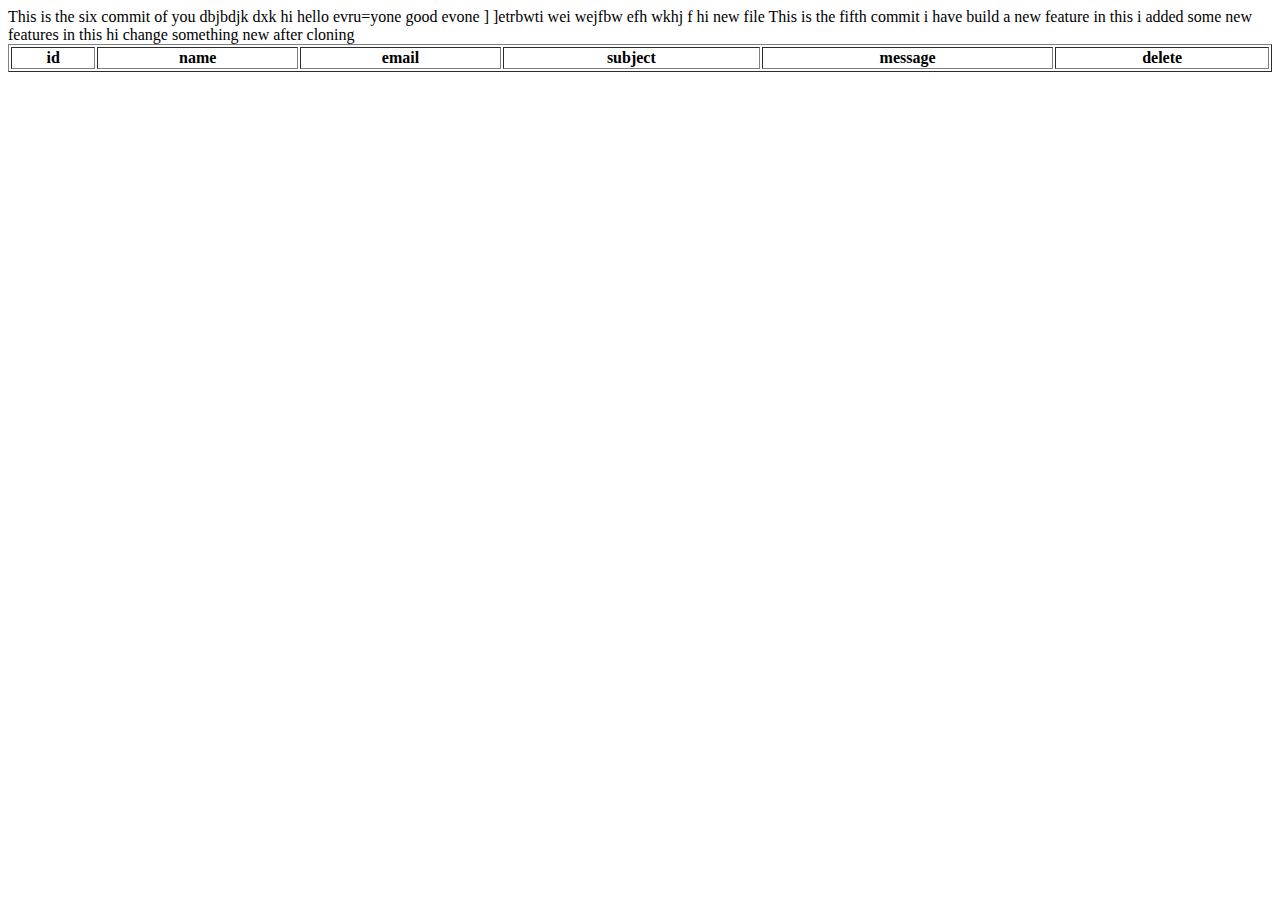
<file: index.html>
<!DOCTYPE html>
<html lang="en">
<head>
    <meta charset="UTF-8">
     
    <title>Document</title>
    <script src="./script.js" defer></script>
</head>
<body>
  This is the six commit of you
  
    dbjbdjk dxk 
   hi hello evru=yone
   good evone 
   ]
   ]etrbwti  wei wejfbw efh wkhj f hi new file 
   This is the fifth commit 


   i have build a new feature in this 


   i added some new features in this 


   hi change something new after cloning 
    <!-- <form action="./" id="form">
        
        <input type="text" name="name" id="name" placeholder="name">
        <input type="email" name="email" id="email" placeholder="email">
        <input type="text" name="subject"  id="subject" placeholder="subject">
        <input type="text" name="message"  id="message" placeholder="message">
        <button type="submit">Submit</button>
    </form> -->

    <table border="1" style="width: 100%;" id="table">
        <thead>
            <tr>
                <th>id</th>
                <th>name</th>
                <th>email</th>
                <th>subject</th>
                <th>message</th>
                <th>delete</th>
            </tr>
        </thead>
        <tbody id="tbody">

        </tbody>
    </table>
</body>
</html>
</file>
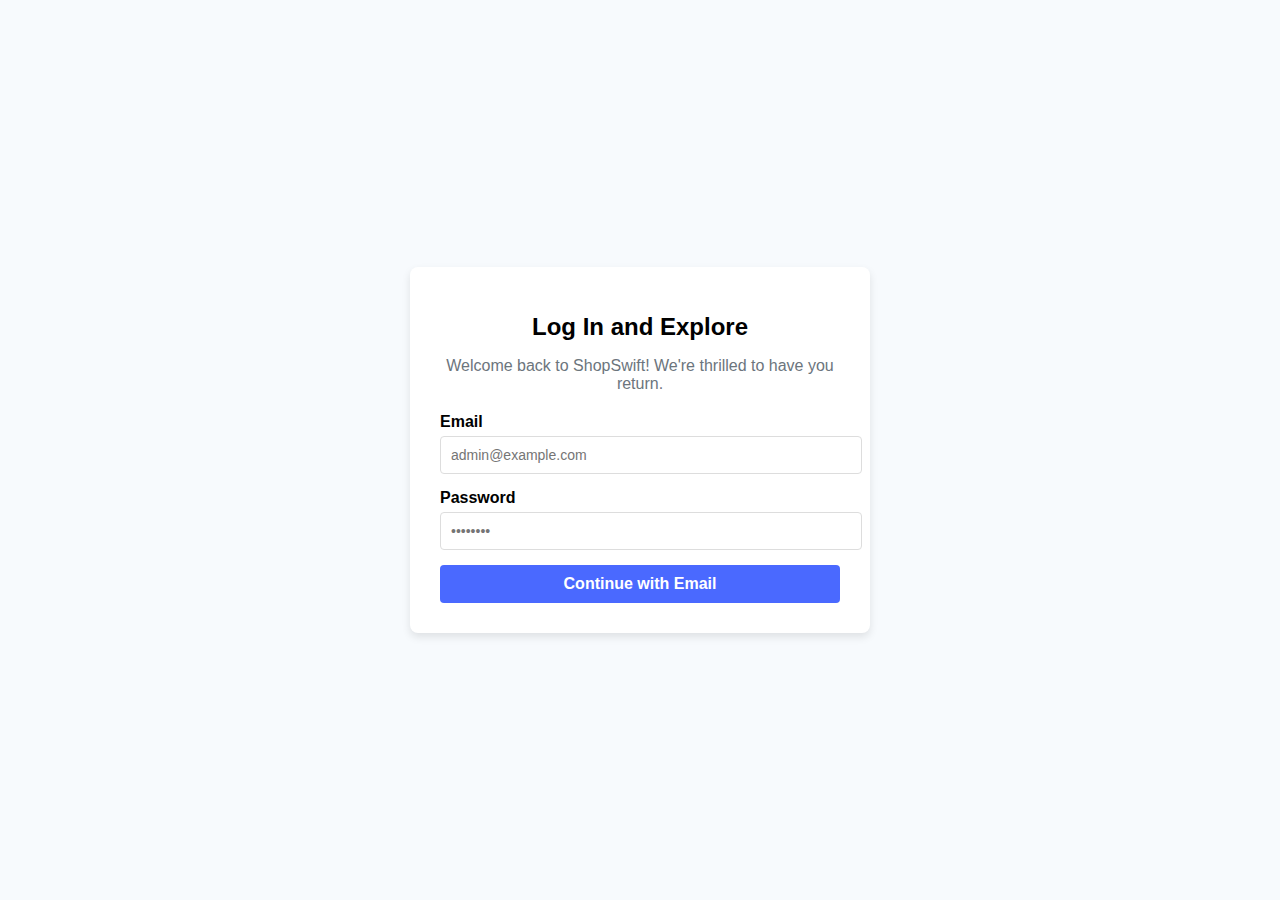
<file: Project/createProduct.html>
<!DOCTYPE html>
<html lang="en">
<head>
  <meta charset="UTF-8">
  <meta name="viewport" content="width=device-width, initial-scale=1.0">
  <title>Create Product Form</title>
  <link rel="stylesheet" href="./createdProduct.css">
</head>
<body>
  <div class="form-container">
    <h2>Create Product</h2>
    <form action="" method="post" enctype="multipart/form-data">
      <div class="form-group">
        <label for="name">Name</label>
        <input type="text" id="name" name="name" placeholder="Name">
      </div>
      <div class="form-group">
        <label for="price">Price</label>
        <input type="text" id="price" name="price" placeholder="Price">
      </div>
      <div class="form-group">
        <label for="category">Category</label>
        <input type="text" id="category" name="category" placeholder="Category">
      </div>
      <div class="form-group">
        <label for="file">Upload Image</label>
        <input type="file" id="file" name="file">
      </div>
      <div class="form-group">
        <label for="description">Description</label>
        <textarea id="description" name="description" placeholder="Description"></textarea>
      </div>
      <div class="form-actions">
        <button type="submit" class="btn-primary">Add Product</button>
        <button type="button" class="btn-secondary">Cancel</button>
      </div>
    </form>
  </div>
  <script>
 
    let userData = JSON.parse(localStorage.getItem("user"))
    if(userData?.id){
      console.log("product")
    }else{
      window.location.href =`${window.origin+"/Project/Login.html"}`;
    }
  </script>
</body>
</html>
</file>
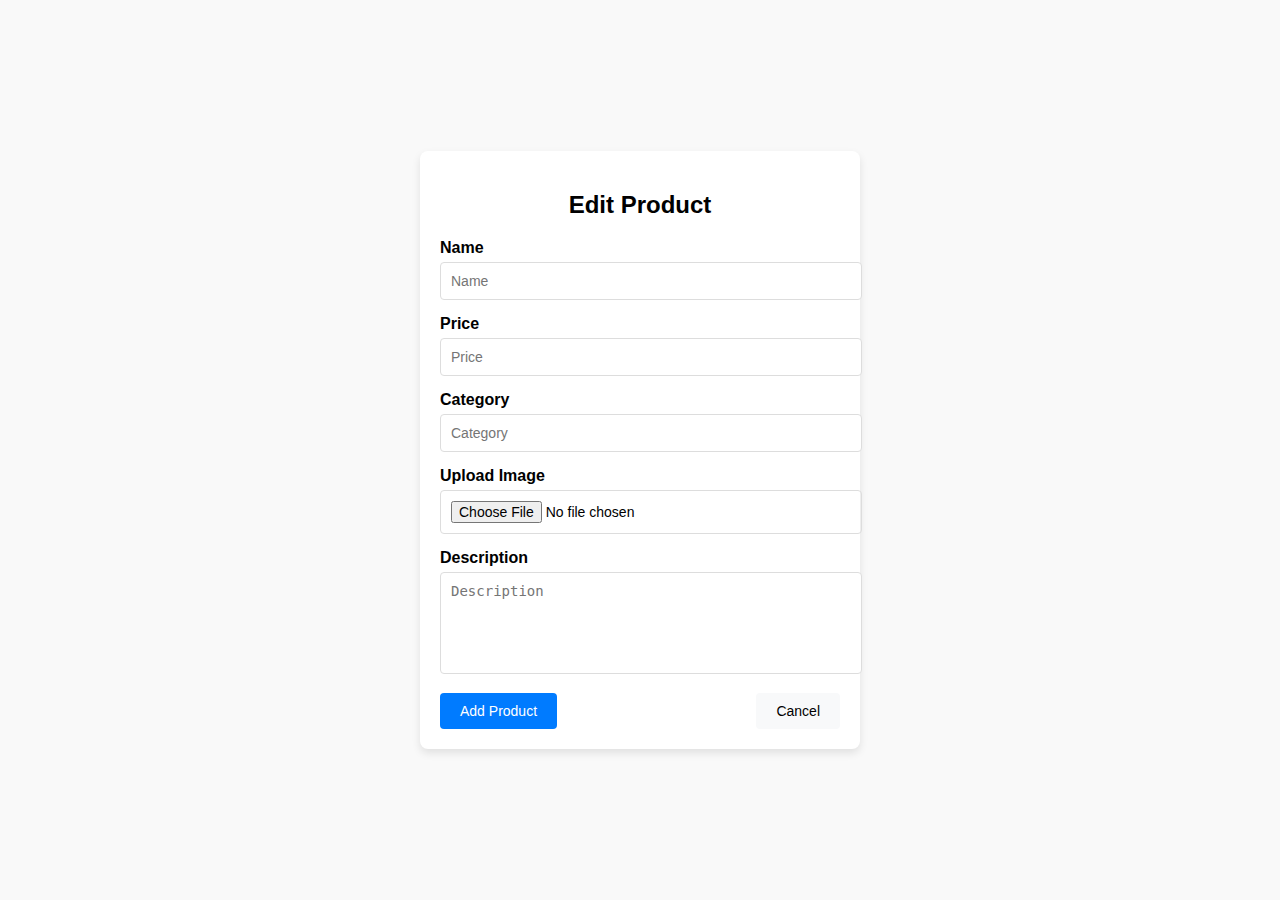
<file: Project/EditProduct.html>
<!DOCTYPE html>
<html lang="en">
<head>
  <meta charset="UTF-8">
  <meta name="viewport" content="width=device-width, initial-scale=1.0">
  <title>Edit Product Form</title>
  <link rel="stylesheet" href="./createdProduct.css">
</head>
<body>
  <div class="form-container">
    <h2>Edit Product</h2>
    <form action="#" method="post" enctype="multipart/form-data">
      <div class="form-group">
        <label for="name">Name</label>
        <input type="text" id="name" name="name" placeholder="Name">
      </div>
      <div class="form-group">
        <label for="price">Price</label>
        <input type="text" id="price" name="price" placeholder="Price">
      </div>
      <div class="form-group">
        <label for="category">Category</label>
        <input type="text" id="category" name="category" placeholder="Category">
      </div>
      <div class="form-group">
        <label for="file">Upload Image</label>
        <input type="file" id="file" name="file">
      </div>
      <div class="form-group">
        <label for="description">Description</label>
        <textarea id="description" name="description" placeholder="Description"></textarea>
      </div>
      <div class="form-actions">
        <button type="submit" class="btn-primary">Add Product</button>
        <button type="button" class="btn-secondary">Cancel</button>
      </div>
    </form>
  </div>
</body>
<script>
  
</script>
</html>
</file>
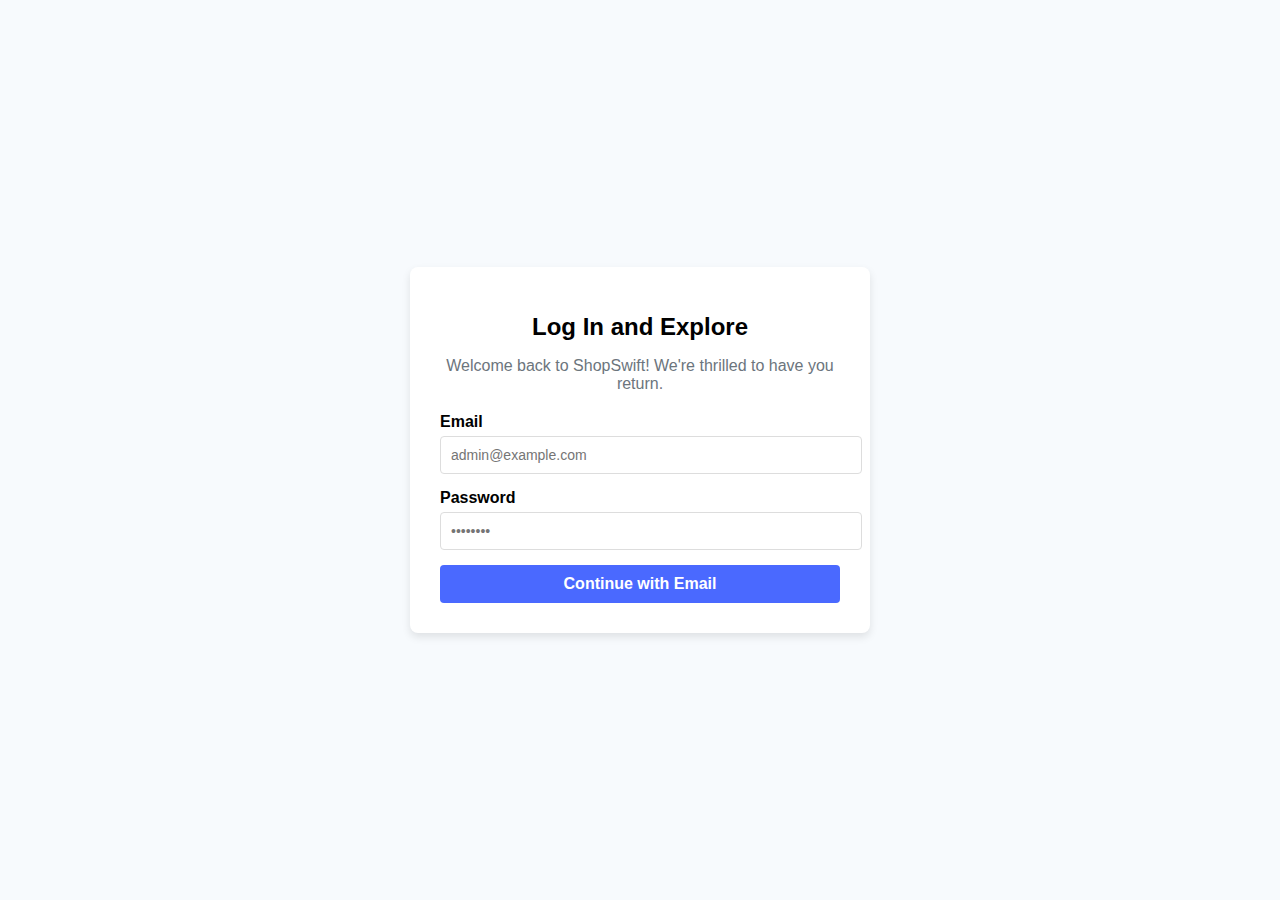
<file: Project/Login.html>
<!DOCTYPE html>
<html lang="en">
<head>
  <meta charset="UTF-8">
  <meta name="viewport" content="width=device-width, initial-scale=1.0">
  <title>Login Form</title>
  <link rel="stylesheet" href="./Login.css">
  <script src="./Authorization.js" defer></script>
</head>
<body>
  <div class="login-container">
    <h1>Log In and Explore</h1>
    <p>Welcome back to ShopSwift! We're thrilled to have you return.</p>
    <form action="" method="post" id="form">
      <div class="form-group">
        <label for="email">Email</label>
        <input type="email" id="email" name="email" placeholder="admin@example.com" required>
      </div>
      <div class="form-group">
        <label for="password">Password</label>
        <input type="password" id="password" name="password" placeholder="••••••••" required>
      </div>
      <button type="submit" class="btn-primary">Continue with Email</button>
    </form>
  </div>
</body>
</html>
</file>
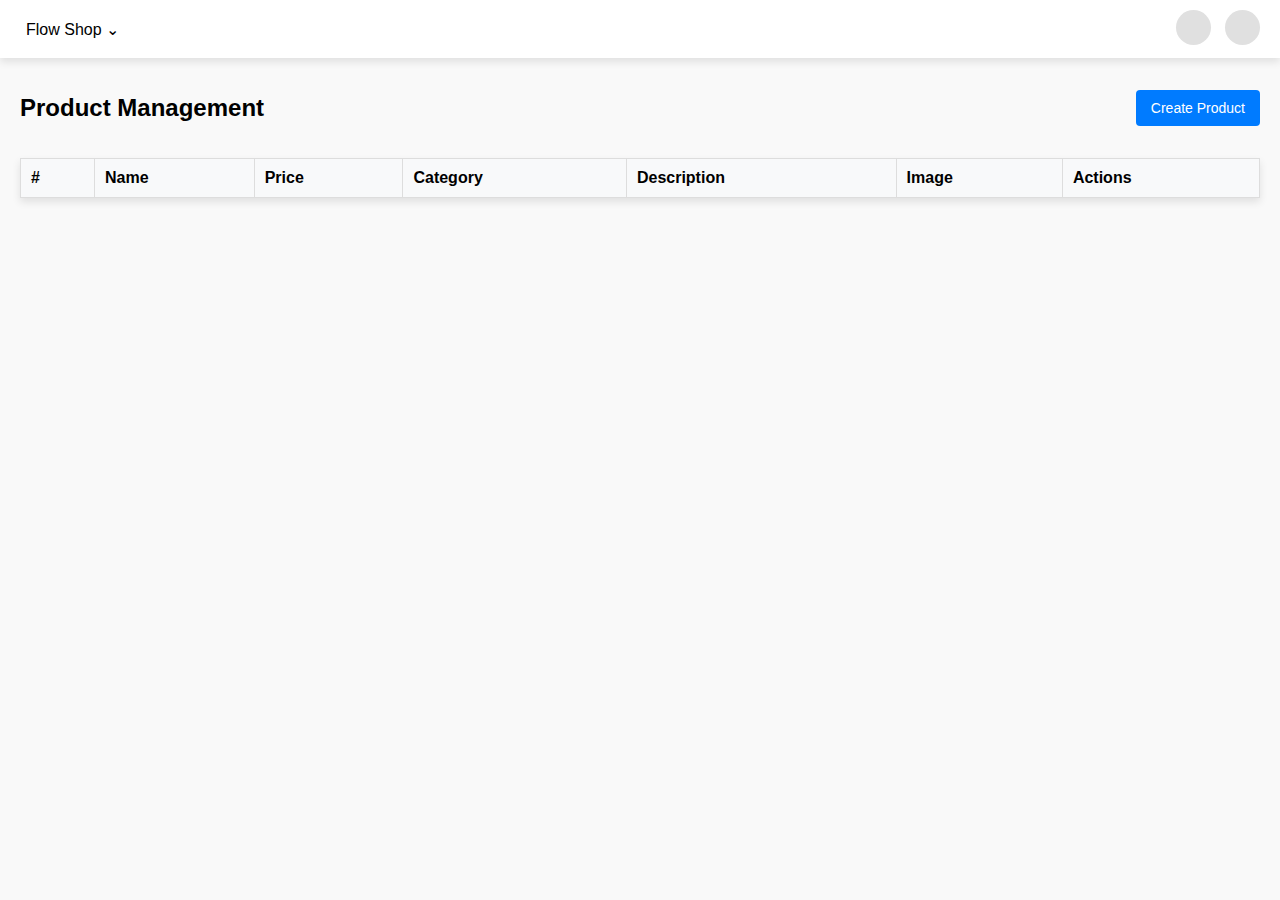
<file: Project/TableManagement.html>
<!DOCTYPE html>
<html lang="en">

<head>
  <meta charset="UTF-8">
  <meta name="viewport" content="width=device-width, initial-scale=1.0">
  <title>Product Management</title>
  <link rel="stylesheet" href="./TableManagement.css">
</head>

<body>
  <header class="header">
    <div class="logo">
      <button class="dropdown">Flow Shop ⌄</button>
    </div>
    <div class="user-actions">
      <button class="theme-toggle"></button>
      <button class="profile-icon"></button>
    </div>
  </header>

  <main class="main-content">
    <div class="content-header">
      <h1>Product Management</h1>
      <button class="btn-primary">Create Product</button>
    </div>
    <table class="product-table">
      <thead>
        <tr>
          <th>#</th>
          <th>Name</th>
          <th>Price</th>
          <th>Category</th>
          <th>Description</th>
          <th>Image</th>
          <th colspan="2">Actions</th>
        </tr>
      </thead>
      <tbody class="tbody">
        <!-- Repeat rows as necessary -->
      </tbody>
    </table>
  </main>
</body>
<script>
  const table = document.getElementsByClassName("tbody")[0]
  console.log(table)
  fetch("https://d91f-157-38-245-63.ngrok-free.app/products", {
    method: "PUT",
    headers: {
      "content-type": "application/json"
    },
  }).then(res => res.json())
    .then(res => {
      console.log(res)
      console.log(res[0].id)
      res.forEach(element => {
        table.insertAdjacentHTML("beforeend", `<tr>
          <td>${element.id}</td>
          <td>${element.name}</td>
          <td>${element.price}</td>
          <td>${element.category}</td>
          <td>${element.description}</td>
         <td> <img src="" alt=" "/></td>
          <td><button class="btn-edit">Edit</button></td>
          <td><button class="btn-delete">delete</button></td>
        </tr>
        <tr>`)
      });
    })
    .catch(err => {
      console.log(err)
    })

  table.addEventListener("click", (e) => {
    let Authorization = JSON.parse(localStorage.getItem("user")).jwtToken
    if (e.target.classList.contains("btn-edit") && Authorization) {
      // console.log(JSON.parse(localStorage.getItem("user")).jwtToken)
      // fetch(`https://d91f-157-38-245-63.ngrok-free.app/products/${e.target.parentElement.parentElement.firstElementChild.innerText}`, {
      //   method: "PATCH",
      //   headers: {
      //     "content-type": "application/json",
      //   }
      // }).then(res => {
      //   if (res.status == 200) {
      //     e.target.parentElement.parentElement.remove()
      //     alert("Data deleted");
      //   }
      // })
      //   .catch(e => {
      //     console.log(e)
      //   })
      window.location.href =`${window.origin+"/Project/EditProduct.html"}`;
    }
    else if(!Authorization)
    {
      alert("You dont have permission please login")
    }
  })

  table.addEventListener("click", (e) => {
    let Authorization = JSON.parse(localStorage.getItem("user")).jwtToken
    if (e.target.classList.contains("btn-delete") && Authorization) {
      // console.log(JSON.parse(localStorage.getItem("user")).jwtToken)
      fetch(`https://d91f-157-38-245-63.ngrok-free.app/products/${e.target.parentElement.parentElement.firstElementChild.innerText}`, {
        method: "delete",
        headers: {
          "content-type": "application/json",
          "Authorization": `Bearer ${Authorization}`
        }
      }).then(res => {
        if (res.status == 200) {
          e.target.parentElement.parentElement.remove()
          alert("Data deleted");
        }
      })
        .catch(e => {
          console.log(e)
        })
    }
    else if (!Authorization) {
      alert("You do not have permission")
    }
  })

</script>

</html>
</file>
<file: Project/createdProduct.css>
/* styles.css */
body {
    font-family: Arial, sans-serif;
    background-color: #f9f9f9;
    margin: 0;
    padding: 0;
    display: flex;
    justify-content: center;
    align-items: center;
    height: 100vh;
  }
  
  .form-container {
    background: #ffffff;
    border-radius: 8px;
    box-shadow: 0 4px 8px rgba(0, 0, 0, 0.1);
    padding: 20px;
    width: 400px;
  }
  
  h2 {
    text-align: center;
    margin-bottom: 20px;
  }
  
  .form-group {
    margin-bottom: 15px;
  }
  
  label {
    display: block;
    font-weight: bold;
    margin-bottom: 5px;
  }
  
  input[type="text"],
  input[type="file"],
  textarea {
    width: 100%;
    padding: 10px;
    border: 1px solid #ddd;
    border-radius: 4px;
    font-size: 14px;
  }
  
  textarea {
    height: 80px;
    resize: none;
  }
  
  .form-actions {
    display: flex;
    justify-content: space-between;
  }
  
  button {
    padding: 10px 20px;
    font-size: 14px;
    border: none;
    border-radius: 4px;
    cursor: pointer;
  }
  
  .btn-primary {
    background-color: #007bff;
    color: white;
  }
  
  .btn-secondary {
    background-color: #f8f9fa;
    color: black;
  }
</file>
<file: Project/Login.css>
/* styles.css */
body {
    font-family: Arial, sans-serif;
    background-color: #f7fafd;
    margin: 0;
    padding: 0;
    display: flex;
    justify-content: center;
    align-items: center;
    height: 100vh;
  }
  
  .login-container {
    background: #ffffff;
    border-radius: 8px;
    box-shadow: 0 4px 8px rgba(0, 0, 0, 0.1);
    padding: 30px;
    width: 400px;
    text-align: center;
  }
  
  h1 {
    font-size: 24px;
    margin-bottom: 10px;
  }
  
  p {
    color: #6c757d;
    margin-bottom: 20px;
  }
  
  .form-group {
    margin-bottom: 15px;
    text-align: left;
  }
  
  label {
    display: block;
    font-weight: bold;
    margin-bottom: 5px;
  }
  
  input[type="email"],
  input[type="password"] {
    width: 100%;
    padding: 10px;
    border: 1px solid #ddd;
    border-radius: 4px;
    font-size: 14px;
  }
  
  button {
    width: 100%;
    padding: 10px;
    background-color: #4a69ff;
    color: white;
    border: none;
    border-radius: 4px;
    font-size: 16px;
    font-weight: bold;
    cursor: pointer;
  }
  
  button:hover {
    background-color: #3a56d0;
  }
</file>
<file: Project/TableManagement.css>
/* styles.css */
body {
    font-family: Arial, sans-serif;
    background-color: #f9f9f9;
    margin: 0;
    padding: 0;
  }
  
  .header {
    display: flex;
    justify-content: space-between;
    align-items: center;
    padding: 10px 20px;
    background-color: #ffffff;
    box-shadow: 0 4px 8px rgba(0, 0, 0, 0.1);
  }
  
  .logo {
    font-weight: bold;
  }
  
  .dropdown {
    font-size: 16px;
    background: none;
    border: none;
    cursor: pointer;
  }
  
  .user-actions button {
    width: 35px;
    height: 35px;
    border-radius: 50%;
    border: none;
    background-color: #e0e0e0;
    margin-left: 10px;
    cursor: pointer;
  }
  
  .main-content {
    padding: 20px;
  }
  
  .content-header {
    display: flex;
    justify-content: space-between;
    align-items: center;
    margin-bottom: 20px;
  }
  
  h1 {
    font-size: 24px;
  }
  
  .btn-primary {
    background-color: #007bff;
    color: white;
    border: none;
    border-radius: 4px;
    padding: 10px 15px;
    font-size: 14px;
    cursor: pointer;
  }
  
  .btn-primary:hover {
    background-color: #0056b3;
  }
  
  .product-table {
    width: 100%;
    border-collapse: collapse;
    background-color: #ffffff;
    box-shadow: 0 4px 8px rgba(0, 0, 0, 0.1);
  }
  
  .product-table th, .product-table td {
    padding: 10px;
    text-align: left;
    border: 1px solid #ddd;
  }
  
  .product-table th {
    background-color: #f8f9fa;
    font-weight: bold;
  }
  
  .product-table td img {
    width: 50px;
    height: 50px;
    border-radius: 4px;
    object-fit: cover;
  }
  
  .btn-edit, .btn-delete {
    border: none;
    border-radius: 4px;
    padding: 5px 10px;
    font-size: 14px;
    cursor: pointer;
  }
  
  .btn-edit {
    background-color: #28a745;
    color: white;
  }
  
  .btn-delete {
    background-color: #dc3545;
    color: white;
  }
  
  .btn-edit:hover {
    background-color: #218838;
  }
  
  .btn-delete:hover {
    background-color: #c82333;
  }
</file>
